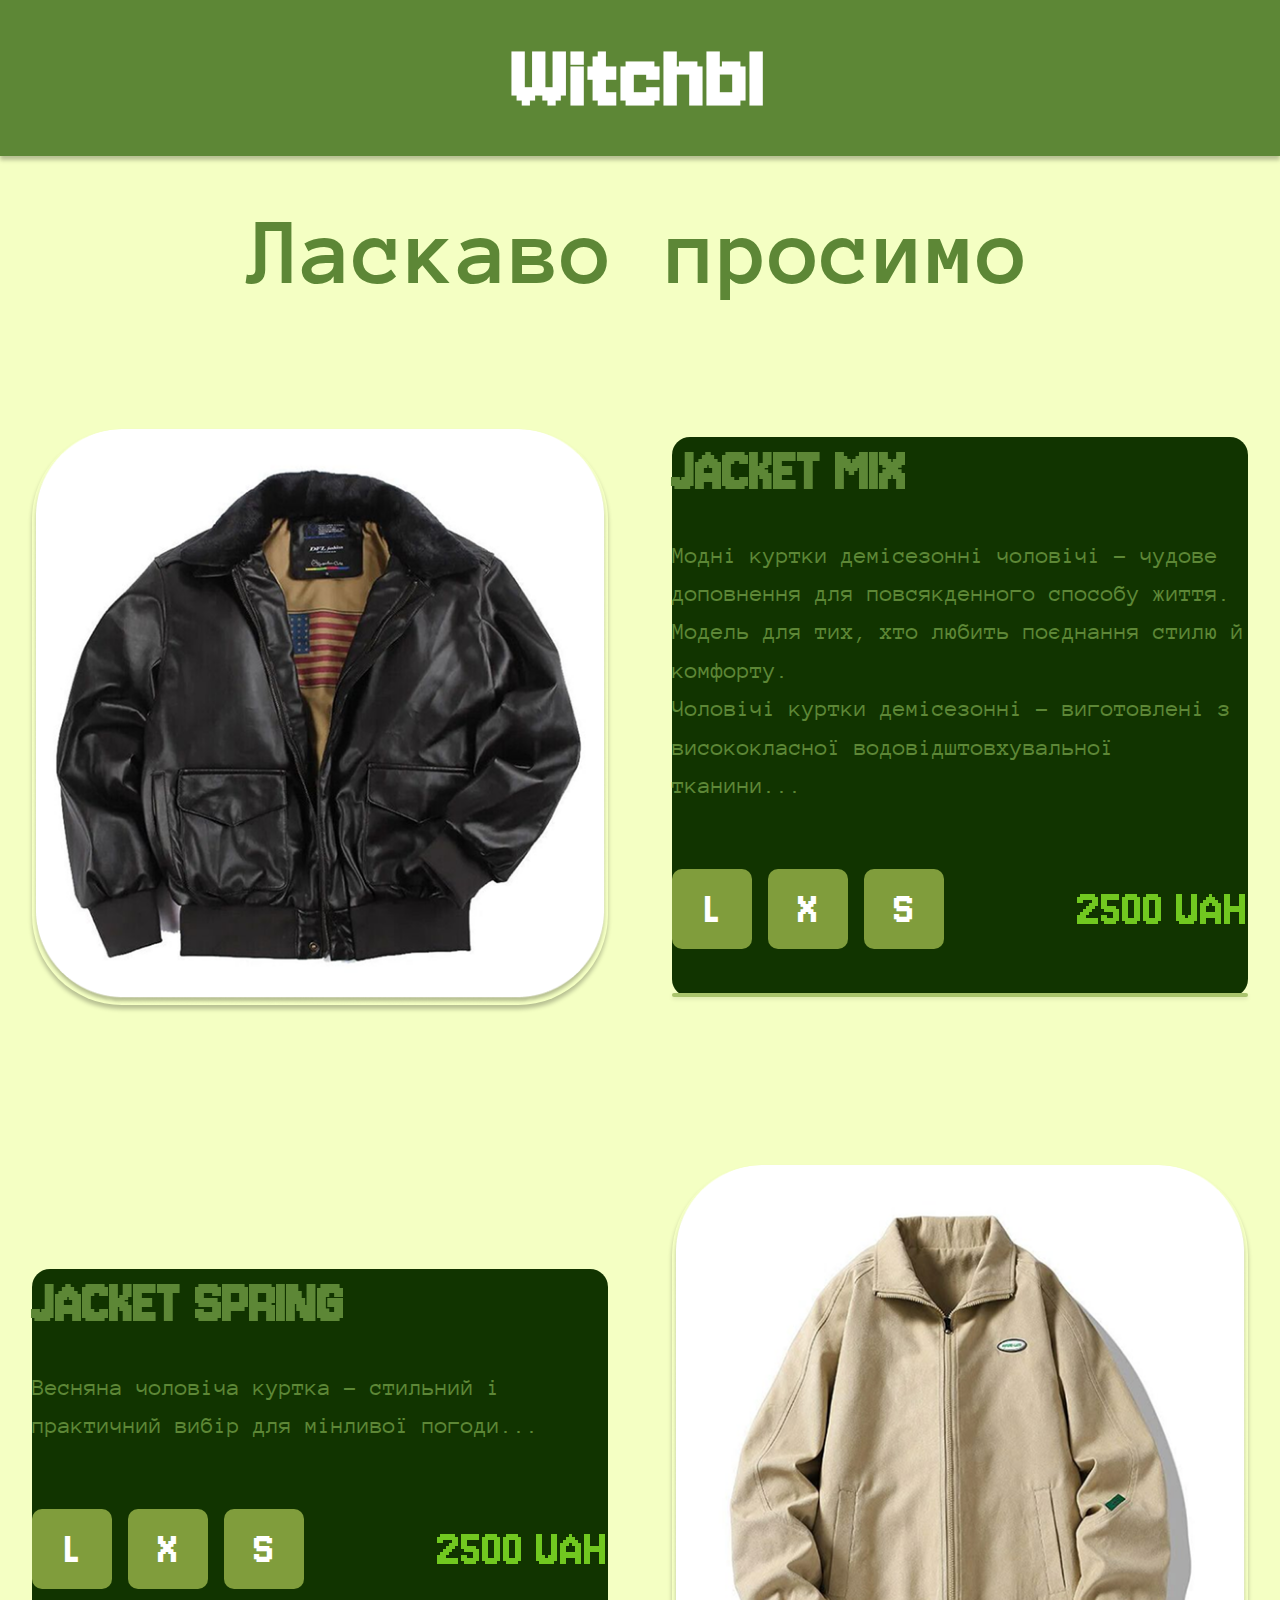
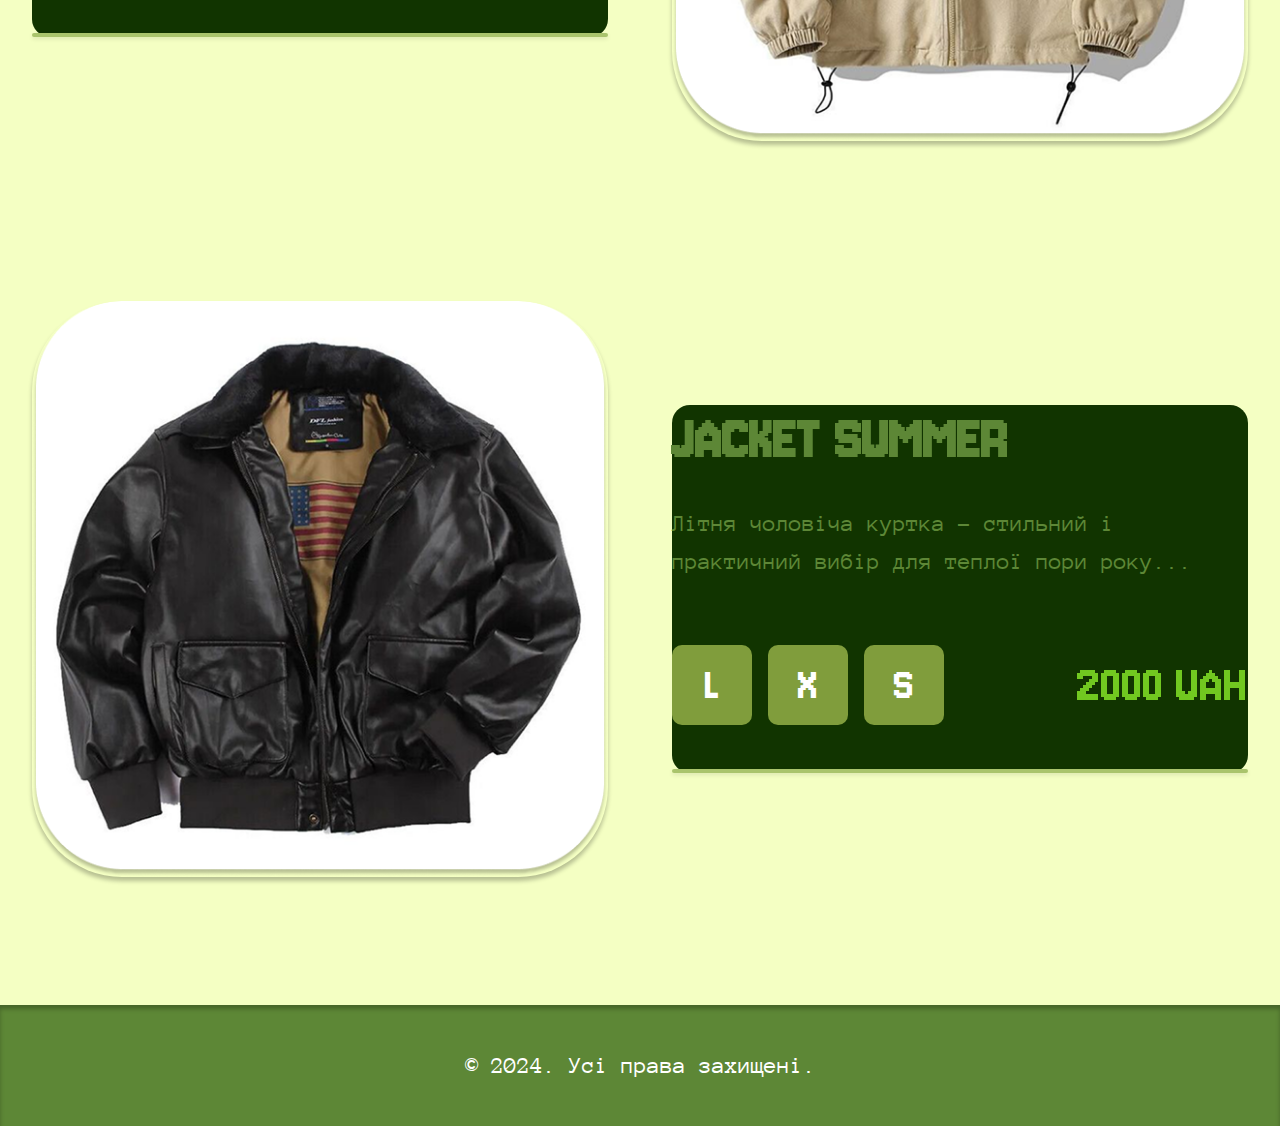
<file: index.html>
<!DOCTYPE html>
<html lang="uk">
<head>
    <meta charset="UTF-8">
    <meta name="viewport" content="width=device-width, initial-scale=1.0">
    <title>Witchbl</title>
    <link href="https://fonts.googleapis.com/css2?family=Jersey+10&family=Anonymous+Pro&display=swap" rel="stylesheet">
    <link rel="stylesheet" href="css/styles.css">
</head>
<body>
    <header class="header">
        <h1 class="logo">Witchbl</h1>
    </header>

    <section class="welcome">
        <h2>Ласкаво просимо</h2>
    </section>

    <!-- Jacket Mix Section -->
    <section class="product-section">
        <img src="Jecket2.png" alt="Jacket Mix" class="product-image">
        <div class="product-info">
            <h2 class="product-title">Jacket Mix</h2>
            <p class="product-description">
                Модні куртки демісезонні чоловічі – чудове доповнення для повсякденного способу життя.<br>
                Модель для тих, хто любить поєднання стилю й комфорту.<br>
                Чоловічі куртки демісезонні – виготовлені з висококласної водовідштовхувальної тканини...
            </p>
            <div class="size-price-container">
                <div class="size-selector">
                    <div class="size-box"><span class="size-letter">L</span></div>
                    <div class="size-box"><span class="size-letter">X</span></div>
                    <div class="size-box"><span class="size-letter">S</span></div>
                </div>
                <span class="price">2500 UAH</span>
            </div>
        </div>
    </section>

    <!-- Jacket Spring Section -->
    <section class="product-section">
        <div class="product-info">
            <h2 class="product-title">Jacket Spring</h2>
            <p class="product-description">
                Весняна чоловіча куртка – стильний і практичний вибір для мінливої погоди...
            </p>
            <div class="size-price-container">
                <div class="size-selector">
                    <div class="size-box"><span class="size-letter">L</span></div>
                    <div class="size-box"><span class="size-letter">X</span></div>
                    <div class="size-box"><span class="size-letter">S</span></div>
                </div>
                <span class="price">2500 UAH</span>
            </div>
        </div>
        <img src="Jecket.png" alt="Jacket Spring" class="product-image">
    </section>

    <!-- Jacket Summer Section -->
    <section class="product-section">
        <img src="Jecket2.png" alt="Jacket Summer" class="product-image">
        <div class="product-info">
            <h2 class="product-title">Jacket Summer</h2>
            <p class="product-description">
                Літня чоловіча куртка – стильний і практичний вибір для теплої пори року...
            </p>
            <div class="size-price-container">
                <div class="size-selector">
                    <div class="size-box"><span class="size-letter">L</span></div>
                    <div class="size-box"><span class="size-letter">X</span></div>
                    <div class="size-box"><span class="size-letter">S</span></div>
                </div>
                <span class="price">2000 UAH</span>
            </div>
        </div>
    </section>

    <footer class="footer">
        <p class="copyright">© 2024. Усі права захищені.</p>
    </footer>
</body>
</html>
</file>
<file: css/styles.css>
* {
    margin: 0;
    padding: 0;
    box-sizing: border-box;
}

body {
    background-color: #F4FFC3;
    font-family: "Anonymous Pro", sans-serif;
}

.header {
    width: 100%;
    height: 156px;
    background: #5D8736;
    display: flex;
    align-items: center;
    justify-content: center;
    box-shadow: 0px 4px 4px rgba(0, 0, 0, 0.25);
}

.logo {
    color: white;
    font-size: 6rem;
    font-family: "Jersey 10", sans-serif;
    letter-spacing: 2px;
}

.welcome {
    text-align: center;
    color: #5D8736;
    font-size: 4rem;
    margin: 3rem 0;
    padding: 0 1rem;
}

.product-section {
    max-width: 1600px;
    margin: 6rem auto;
    padding: 2rem;
    display: grid;
    grid-template-columns: repeat(2, 1fr);
    gap: 4rem;
    align-items: center;
}

.product-image {
    width: 100%;
    max-width: 587px;
    border-radius: 90px;
    box-shadow: 0px 4px 4px rgba(0, 0, 0, 0.25);
}

.product-info {
    display: flex;
    flex-direction: column;
    gap: 2rem;
    position: relative;
    padding-bottom: 3rem;
    background-color: rgb(17, 52, 0);
    border-radius: 2vh;
}

.product-info::after {
    content: '';
    position: absolute;
    bottom: 0;
    left: 0;
    width: 100%;
    height: 4px;
    background: #A9C46C;
    border-radius: 2px;
    box-shadow: 0 2px 4px rgba(0,0,0,0.1);
}

.product-title {
    font-family: "Jersey 10", sans-serif;
    color: #5D8736;
    font-size: 4rem;
    text-transform: uppercase;
}

.product-description {
    color: #5D8736;
    font-size: 1.5rem;
    line-height: 1.6;
    max-width: 800px;
}

.size-price-container {
    display: flex;
    justify-content: space-between;
    align-items: center;
    margin-top: 2rem;
}

.size-selector {
    display: flex;
    gap: 1rem;
}

.size-box {
    width: 80px;
    height: 80px;
    background: #809D3C;
    border-radius: 10px;
    display: flex;
    align-items: center;
    justify-content: center;
    cursor: pointer;
    transition: all 0.3s ease;
}

.size-box:hover {
    background: #5D8736;
}

.size-letter {
    color: white;
    font-size: 3rem;
    font-family: "Jersey 10", sans-serif;
}

.price {
    font-family: "Jersey 10", sans-serif;
    color: #71c820;
    font-size: 3.5rem;
}

.footer {
    width: 100%;
    background: #5D8736;
    padding: 3rem 0;
    margin-top: 6rem;
    box-shadow: inset 0px 4px 4px rgba(0, 0, 0, 0.25);
}

.copyright {
    color: white;
    font-size: 1.5rem;
    text-align: center;
}

@media (max-width: 1200px) {
    .product-section {
        grid-template-columns: 1fr;
        text-align: center;
    }
    
    .product-info {
        align-items: center;
    }
    
    .size-price-container {
        flex-direction: column;
        gap: 2rem;
    }
}

@media (max-width: 768px) {
    .logo {
        font-size: 4rem;
    }
    
    .welcome {
        font-size: 2.5rem;
    }
    
    .product-title {
        font-size: 3rem;
    }
    
    .product-description {
        font-size: 1.2rem;
    }
    
    .size-box {
        width: 60px;
        height: 60px;
    }
    
    .price {
        font-size: 2.5rem;
    }

    .product-info::after {
        height: 3px;
        bottom: -1rem;
    }
}
</file>
